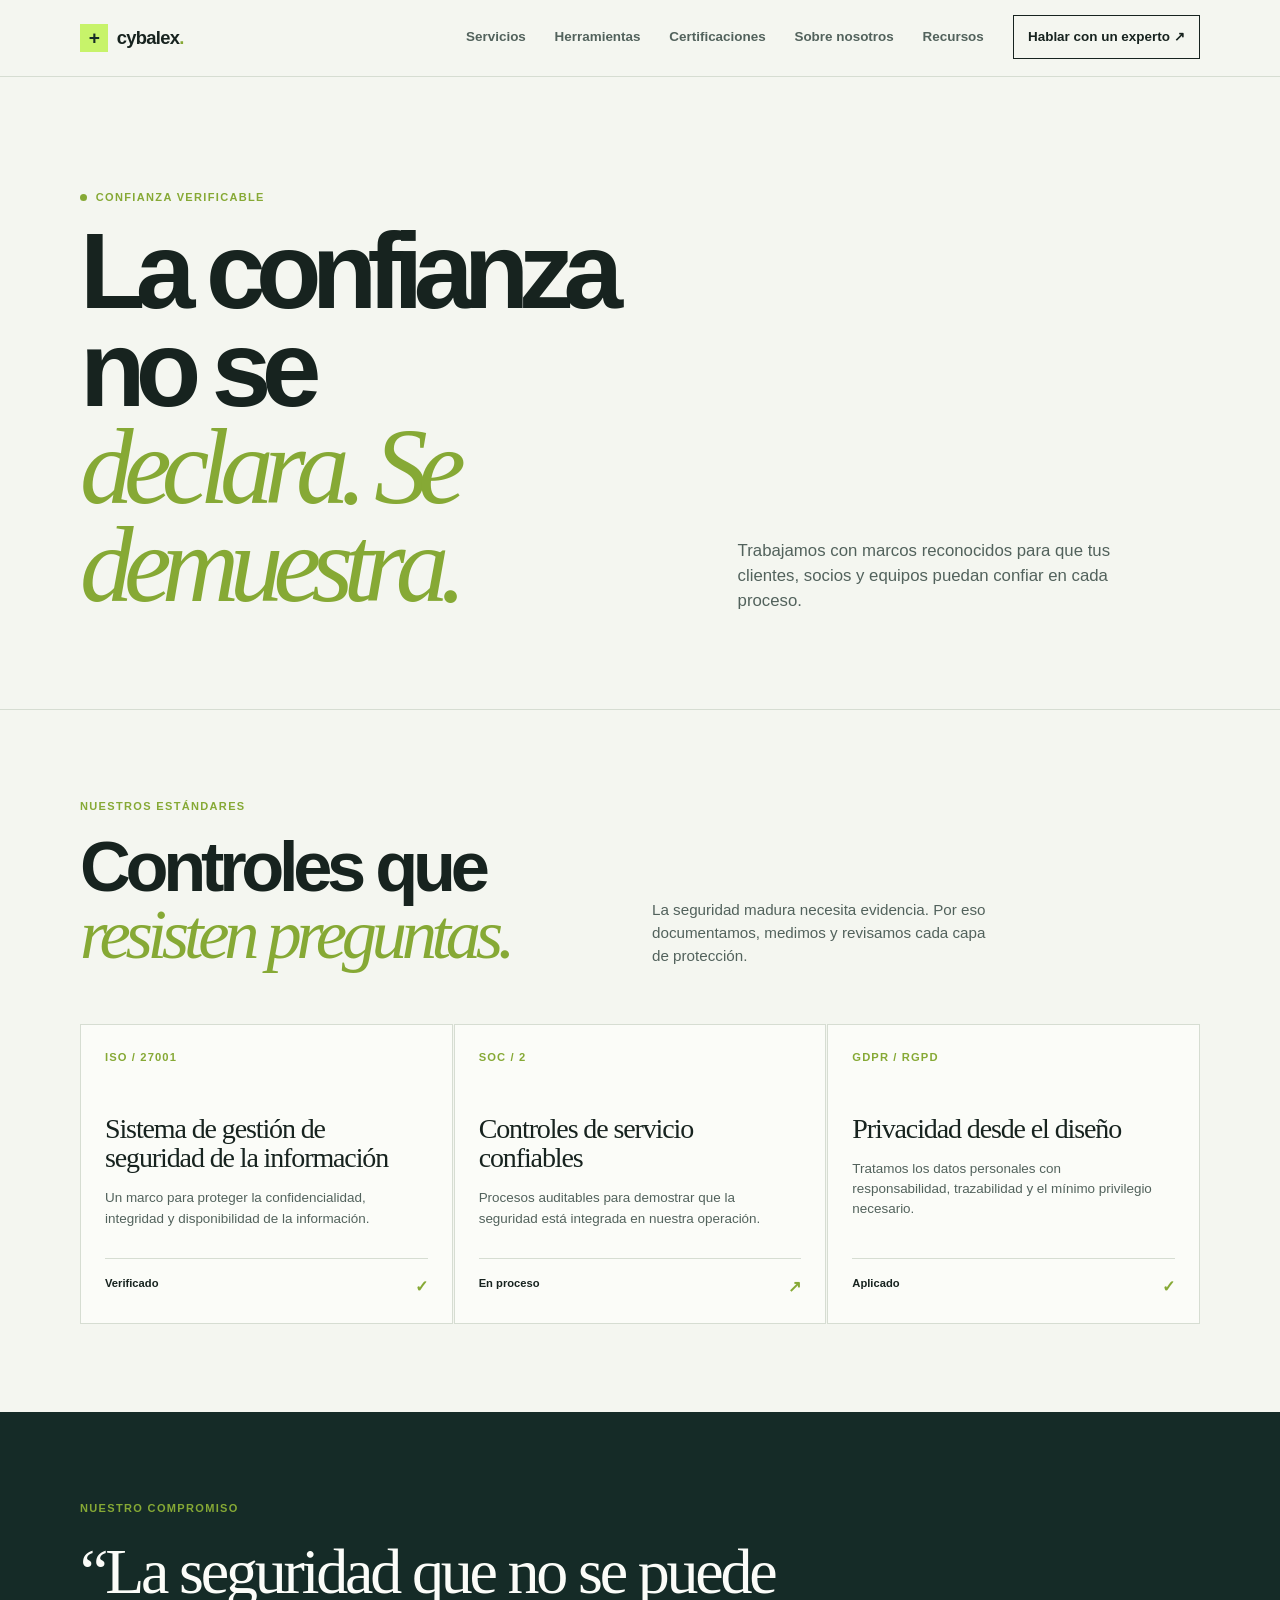
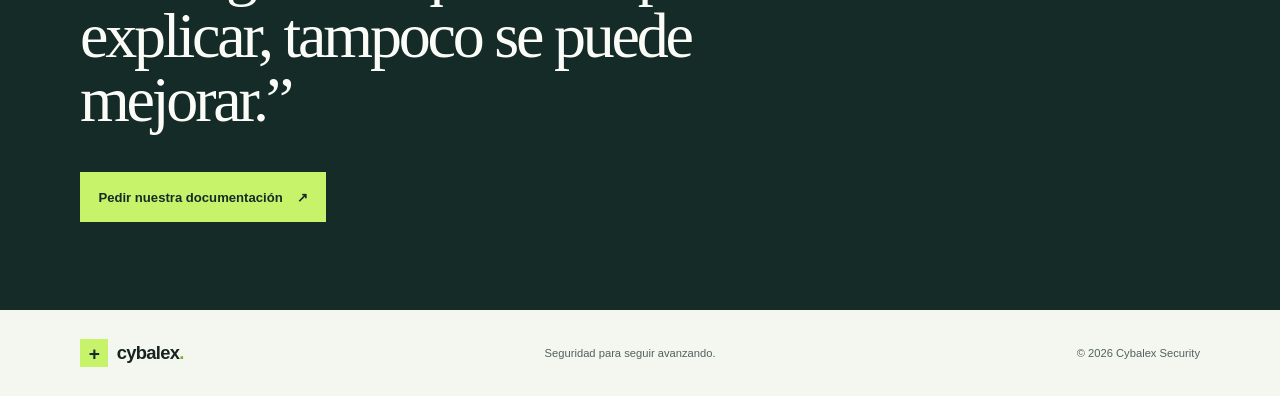
<file: certificaciones.html>
<!DOCTYPE html>
<html lang="es">
<head>
    <meta charset="UTF-8">
    <meta name="viewport" content="width=device-width, initial-scale=1.0">
    <meta name="description" content="Certificaciones y estándares de seguridad de Cybalex.">
    <meta name="theme-color" content="#152b27">
    <meta name="referrer" content="strict-origin-when-cross-origin">
    <title>Certificaciones | Cybalex</title>
    <link rel="stylesheet" href="estilos.css">
</head>
<body>
    <a class="skip-link" href="#contenido">Saltar al contenido principal</a>
    <header class="site-header"><div class="container nav-wrap"><a class="brand" href="index.html" aria-label="Cybalex, inicio"><span class="brand-mark" aria-hidden="true">+</span><span>cybalex<span class="brand-dot">.</span></span></a><nav class="main-nav" aria-label="Navegación principal"><a href="servicios.html">Servicios</a><a href="herramientas.html">Herramientas</a><a href="certificaciones.html" aria-current="page">Certificaciones</a><a href="sobre-nosotros.html">Sobre nosotros</a><a href="recursos.html">Recursos</a><a class="nav-cta" href="contacto.html">Hablar con un experto <span aria-hidden="true">↗</span></a></nav></div></header>
    <main id="contenido">
        <section class="inner-hero certification-hero"><div class="container inner-hero-grid"><div><p class="eyebrow"><span class="status-dot" aria-hidden="true"></span> Confianza verificable</p><h1>La confianza no se<br><em>declara. Se demuestra.</em></h1></div><p class="inner-lead">Trabajamos con marcos reconocidos para que tus clientes, socios y equipos puedan confiar en cada proceso.</p></div></section>
        <section class="page-section"><div class="container"><div class="section-heading"><div><p class="eyebrow">Nuestros estándares</p><h2>Controles que<br><em>resisten preguntas.</em></h2></div><p>La seguridad madura necesita evidencia. Por eso documentamos, medimos y revisamos cada capa de protección.</p></div><div class="cert-grid"><article class="cert-card"><span class="cert-code">ISO / 27001</span><h3>Sistema de gestión de seguridad de la información</h3><p>Un marco para proteger la confidencialidad, integridad y disponibilidad de la información.</p><span class="cert-status">Verificado <b>✓</b></span></article><article class="cert-card"><span class="cert-code">SOC / 2</span><h3>Controles de servicio confiables</h3><p>Procesos auditables para demostrar que la seguridad está integrada en nuestra operación.</p><span class="cert-status">En proceso <b>↗</b></span></article><article class="cert-card"><span class="cert-code">GDPR / RGPD</span><h3>Privacidad desde el diseño</h3><p>Tratamos los datos personales con responsabilidad, trazabilidad y el mínimo privilegio necesario.</p><span class="cert-status">Aplicado <b>✓</b></span></article></div></div></section>
        <section class="dark-note"><div class="container"><p class="eyebrow">Nuestro compromiso</p><blockquote>“La seguridad que no se puede explicar, tampoco se puede mejorar.”</blockquote><a class="button button-light" href="contacto.html">Pedir nuestra documentación <span aria-hidden="true">↗</span></a></div></section>
    </main>
    <footer class="site-footer"><div class="container footer-content"><a class="brand" href="index.html"><span class="brand-mark" aria-hidden="true">+</span><span>cybalex<span class="brand-dot">.</span></span></a><p>Seguridad para seguir avanzando.</p><p>© 2026 Cybalex Security</p></div></footer>
</body>
</html>
</file>
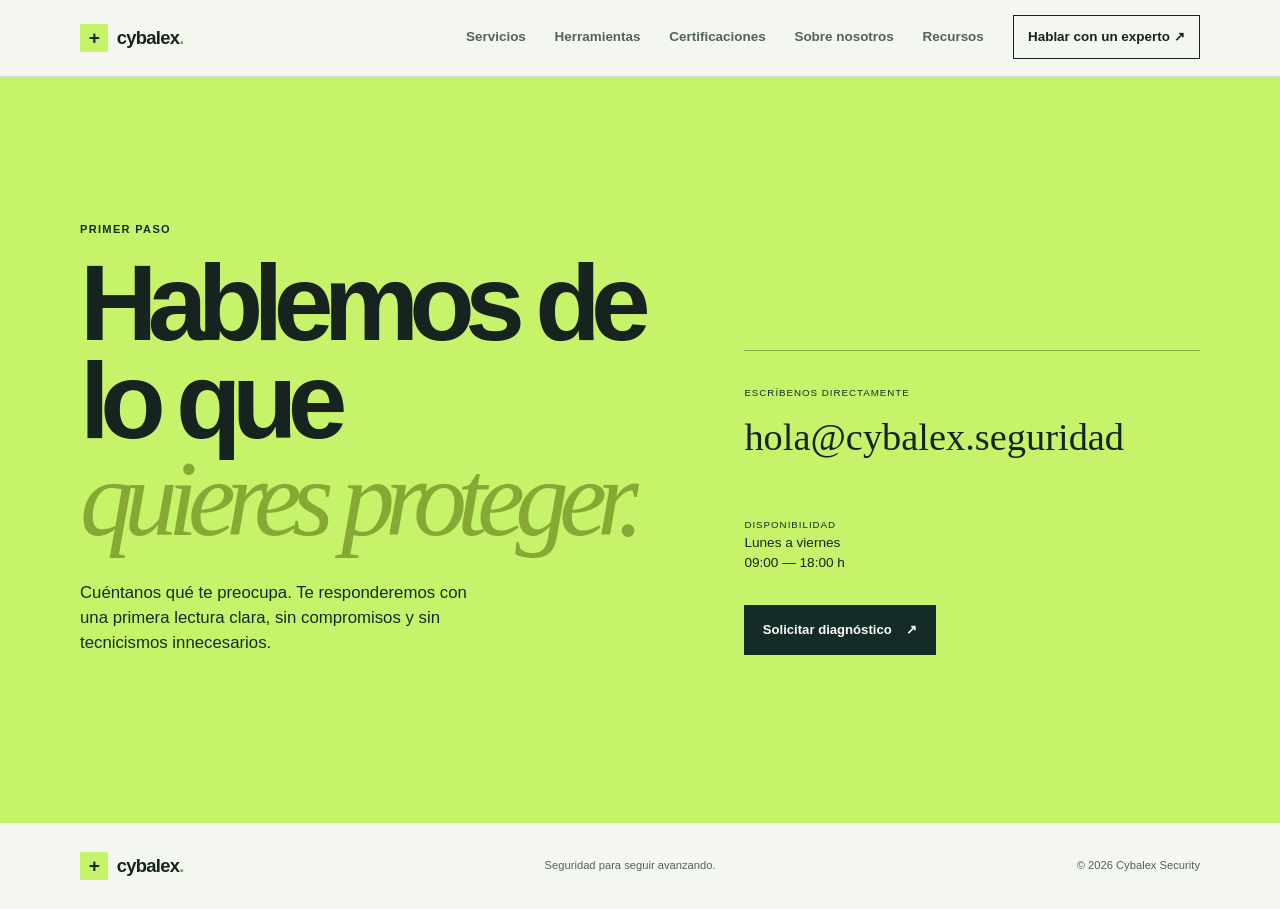
<file: contacto.html>
<!DOCTYPE html>
<html lang="es">
<head>
    <meta charset="UTF-8">
    <meta name="viewport" content="width=device-width, initial-scale=1.0">
    <meta name="description" content="Contacta con Cybalex para evaluar la ciberseguridad de tu empresa.">
    <meta name="theme-color" content="#152b27">
    <meta name="referrer" content="strict-origin-when-cross-origin">
    <title>Contacto | Cybalex</title>
    <link rel="stylesheet" href="estilos.css">
</head>
<body>
    <a class="skip-link" href="#contenido">Saltar al contenido principal</a>
    <header class="site-header"><div class="container nav-wrap"><a class="brand" href="index.html" aria-label="Cybalex, inicio"><span class="brand-mark" aria-hidden="true">+</span><span>cybalex<span class="brand-dot">.</span></span></a><nav class="main-nav" aria-label="Navegación principal"><a href="servicios.html">Servicios</a><a href="herramientas.html">Herramientas</a><a href="certificaciones.html">Certificaciones</a><a href="sobre-nosotros.html">Sobre nosotros</a><a href="recursos.html">Recursos</a><a class="nav-cta" href="contacto.html" aria-current="page">Hablar con un experto <span aria-hidden="true">↗</span></a></nav></div></header>
    <main id="contenido">
        <section class="contact-page"><div class="container contact-page-grid"><div><p class="eyebrow">Primer paso</p><h1>Hablemos de lo que<br><em>quieres proteger.</em></h1><p class="inner-lead">Cuéntanos qué te preocupa. Te responderemos con una primera lectura clara, sin compromisos y sin tecnicismos innecesarios.</p></div><div class="contact-details"><p class="micro-label">Escríbenos directamente</p><a class="contact-email" href="mailto:hola@cybalex.seguridad">hola@cybalex.seguridad</a><p class="micro-label">Disponibilidad</p><p>Lunes a viernes<br>09:00 — 18:00 h</p><a class="button button-primary" href="mailto:hola@cybalex.seguridad?subject=Quiero%20evaluar%20mi%20riesgo">Solicitar diagnóstico <span aria-hidden="true">↗</span></a></div></div></section>
    </main>
    <footer class="site-footer"><div class="container footer-content"><a class="brand" href="index.html"><span class="brand-mark" aria-hidden="true">+</span><span>cybalex<span class="brand-dot">.</span></span></a><p>Seguridad para seguir avanzando.</p><p>© 2026 Cybalex Security</p></div></footer>
</body>
</html>
</file>
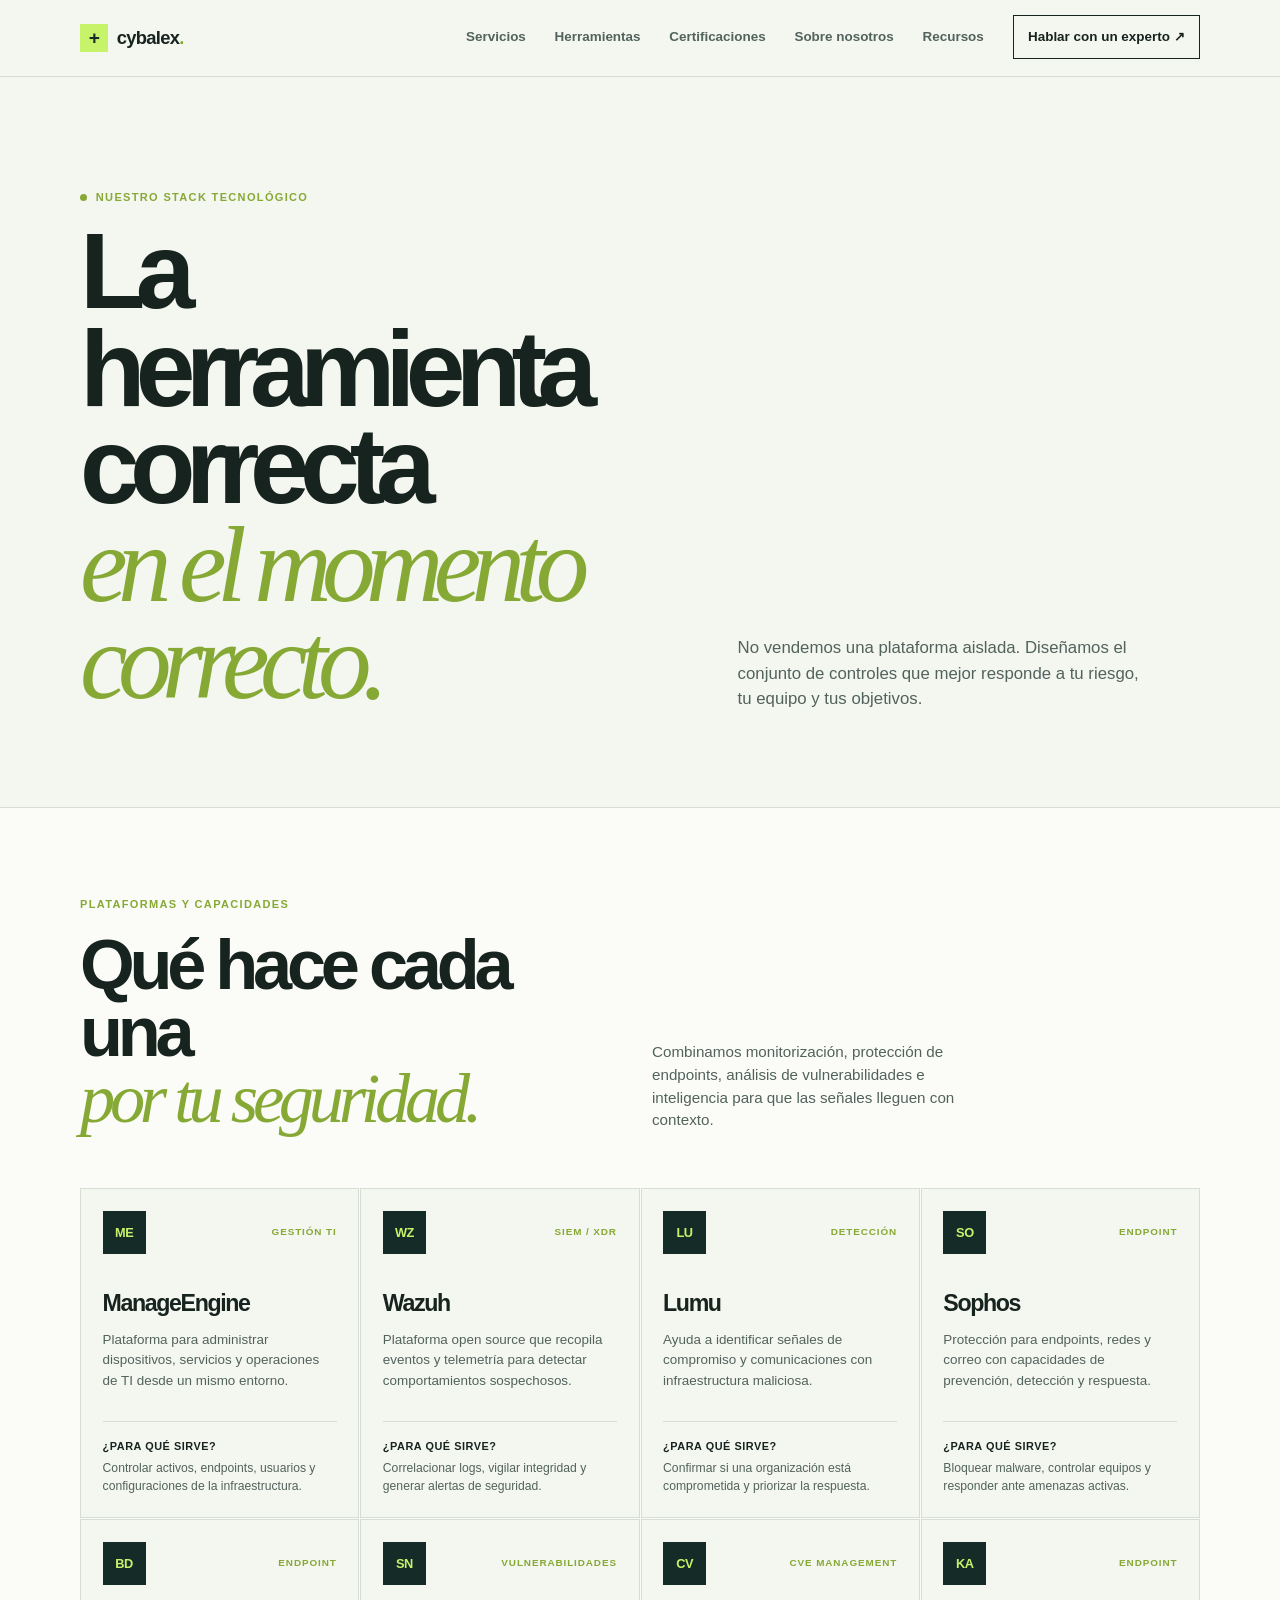
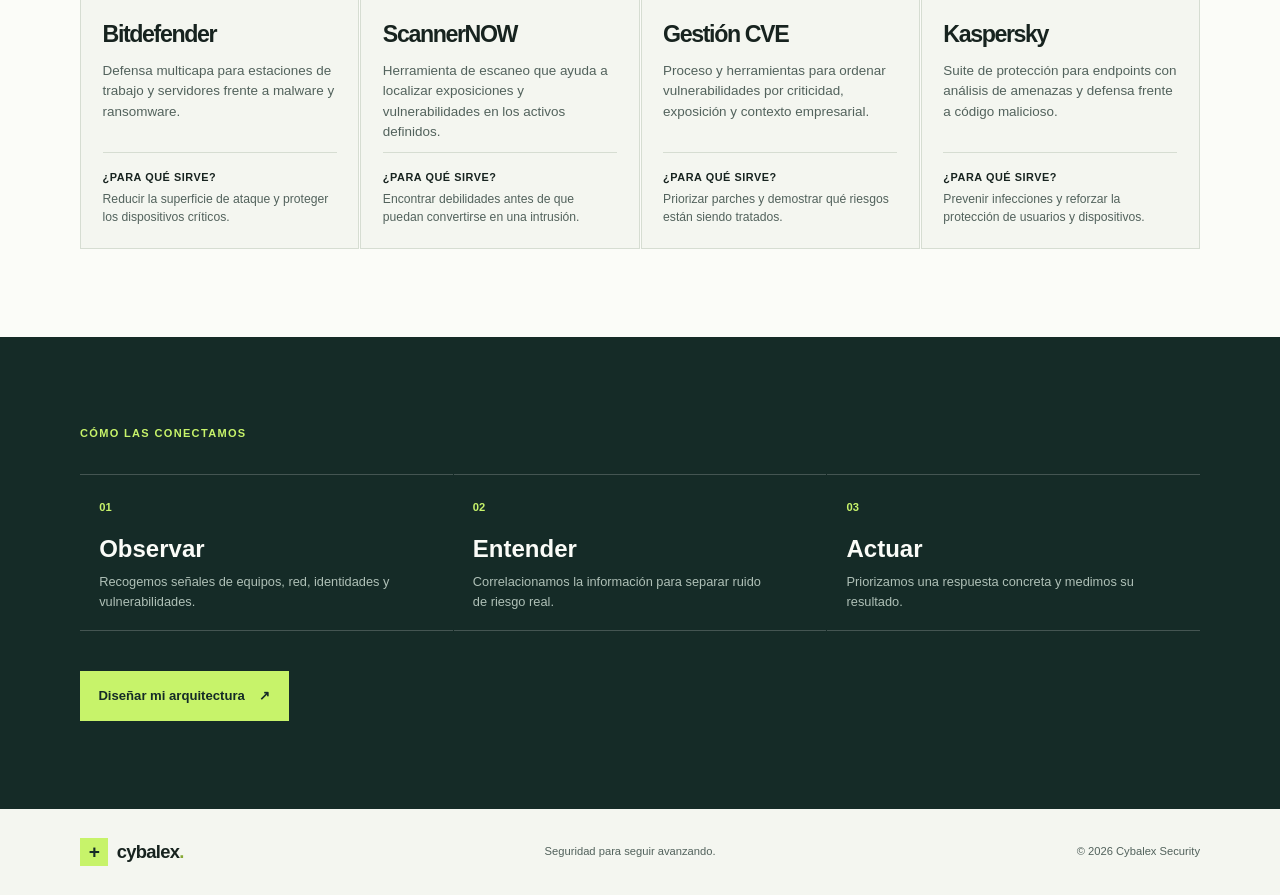
<file: herramientas.html>
<!DOCTYPE html>
<html lang="es">
<head>
    <meta charset="UTF-8">
    <meta name="viewport" content="width=device-width, initial-scale=1.0">
    <meta name="description" content="Herramientas y plataformas de ciberseguridad con las que trabaja Cybalex.">
    <meta name="theme-color" content="#152b27">
    <meta name="referrer" content="strict-origin-when-cross-origin">
    <title>Herramientas | Cybalex</title>
    <link rel="stylesheet" href="estilos.css">
</head>
<body>
    <a class="skip-link" href="#contenido">Saltar al contenido principal</a>
    <header class="site-header"><div class="container nav-wrap"><a class="brand" href="index.html" aria-label="Cybalex, inicio"><span class="brand-mark" aria-hidden="true">+</span><span>cybalex<span class="brand-dot">.</span></span></a><nav class="main-nav" aria-label="Navegación principal"><a href="servicios.html">Servicios</a><a href="herramientas.html" aria-current="page">Herramientas</a><a href="certificaciones.html">Certificaciones</a><a href="sobre-nosotros.html">Sobre nosotros</a><a href="recursos.html">Recursos</a><a class="nav-cta" href="contacto.html">Hablar con un experto <span aria-hidden="true">↗</span></a></nav></div></header>
    <main id="contenido">
        <section class="inner-hero tools-hero"><div class="container inner-hero-grid"><div><p class="eyebrow"><span class="status-dot" aria-hidden="true"></span> Nuestro stack tecnológico</p><h1>La herramienta correcta<br><em>en el momento correcto.</em></h1></div><p class="inner-lead">No vendemos una plataforma aislada. Diseñamos el conjunto de controles que mejor responde a tu riesgo, tu equipo y tus objetivos.</p></div></section>
        <section class="page-section tools-section"><div class="container"><div class="section-heading"><div><p class="eyebrow">Plataformas y capacidades</p><h2>Qué hace cada una<br><em>por tu seguridad.</em></h2></div><p>Combinamos monitorización, protección de endpoints, análisis de vulnerabilidades e inteligencia para que las señales lleguen con contexto.</p></div><div class="tools-grid">
            <article class="tool-card"><div class="tool-top"><span class="tool-badge">ME</span><span class="tool-category">Gestión TI</span></div><h2>ManageEngine</h2><p>Plataforma para administrar dispositivos, servicios y operaciones de TI desde un mismo entorno.</p><div class="tool-use"><strong>¿Para qué sirve?</strong><span>Controlar activos, endpoints, usuarios y configuraciones de la infraestructura.</span></div></article>
            <article class="tool-card"><div class="tool-top"><span class="tool-badge">WZ</span><span class="tool-category">SIEM / XDR</span></div><h2>Wazuh</h2><p>Plataforma open source que recopila eventos y telemetría para detectar comportamientos sospechosos.</p><div class="tool-use"><strong>¿Para qué sirve?</strong><span>Correlacionar logs, vigilar integridad y generar alertas de seguridad.</span></div></article>
            <article class="tool-card"><div class="tool-top"><span class="tool-badge">LU</span><span class="tool-category">Detección</span></div><h2>Lumu</h2><p>Ayuda a identificar señales de compromiso y comunicaciones con infraestructura maliciosa.</p><div class="tool-use"><strong>¿Para qué sirve?</strong><span>Confirmar si una organización está comprometida y priorizar la respuesta.</span></div></article>
            <article class="tool-card"><div class="tool-top"><span class="tool-badge">SO</span><span class="tool-category">Endpoint</span></div><h2>Sophos</h2><p>Protección para endpoints, redes y correo con capacidades de prevención, detección y respuesta.</p><div class="tool-use"><strong>¿Para qué sirve?</strong><span>Bloquear malware, controlar equipos y responder ante amenazas activas.</span></div></article>
            <article class="tool-card"><div class="tool-top"><span class="tool-badge">BD</span><span class="tool-category">Endpoint</span></div><h2>Bitdefender</h2><p>Defensa multicapa para estaciones de trabajo y servidores frente a malware y ransomware.</p><div class="tool-use"><strong>¿Para qué sirve?</strong><span>Reducir la superficie de ataque y proteger los dispositivos críticos.</span></div></article>
            <article class="tool-card"><div class="tool-top"><span class="tool-badge">SN</span><span class="tool-category">Vulnerabilidades</span></div><h2>ScannerNOW</h2><p>Herramienta de escaneo que ayuda a localizar exposiciones y vulnerabilidades en los activos definidos.</p><div class="tool-use"><strong>¿Para qué sirve?</strong><span>Encontrar debilidades antes de que puedan convertirse en una intrusión.</span></div></article>
            <article class="tool-card"><div class="tool-top"><span class="tool-badge">CV</span><span class="tool-category">CVE Management</span></div><h2>Gestión CVE</h2><p>Proceso y herramientas para ordenar vulnerabilidades por criticidad, exposición y contexto empresarial.</p><div class="tool-use"><strong>¿Para qué sirve?</strong><span>Priorizar parches y demostrar qué riesgos están siendo tratados.</span></div></article>
            <article class="tool-card"><div class="tool-top"><span class="tool-badge">KA</span><span class="tool-category">Endpoint</span></div><h2>Kaspersky</h2><p>Suite de protección para endpoints con análisis de amenazas y defensa frente a código malicioso.</p><div class="tool-use"><strong>¿Para qué sirve?</strong><span>Prevenir infecciones y reforzar la protección de usuarios y dispositivos.</span></div></article>
        </div></div></section>
        <section class="tools-flow"><div class="container"><p class="eyebrow">Cómo las conectamos</p><div class="flow-grid"><div><span>01</span><h2>Observar</h2><p>Recogemos señales de equipos, red, identidades y vulnerabilidades.</p></div><div><span>02</span><h2>Entender</h2><p>Correlacionamos la información para separar ruido de riesgo real.</p></div><div><span>03</span><h2>Actuar</h2><p>Priorizamos una respuesta concreta y medimos su resultado.</p></div></div><a class="button button-light" href="contacto.html">Diseñar mi arquitectura <span aria-hidden="true">↗</span></a></div></section>
    </main>
    <footer class="site-footer"><div class="container footer-content"><a class="brand" href="index.html"><span class="brand-mark" aria-hidden="true">+</span><span>cybalex<span class="brand-dot">.</span></span></a><p>Seguridad para seguir avanzando.</p><p>© 2026 Cybalex Security</p></div></footer>
</body>
</html>
</file>
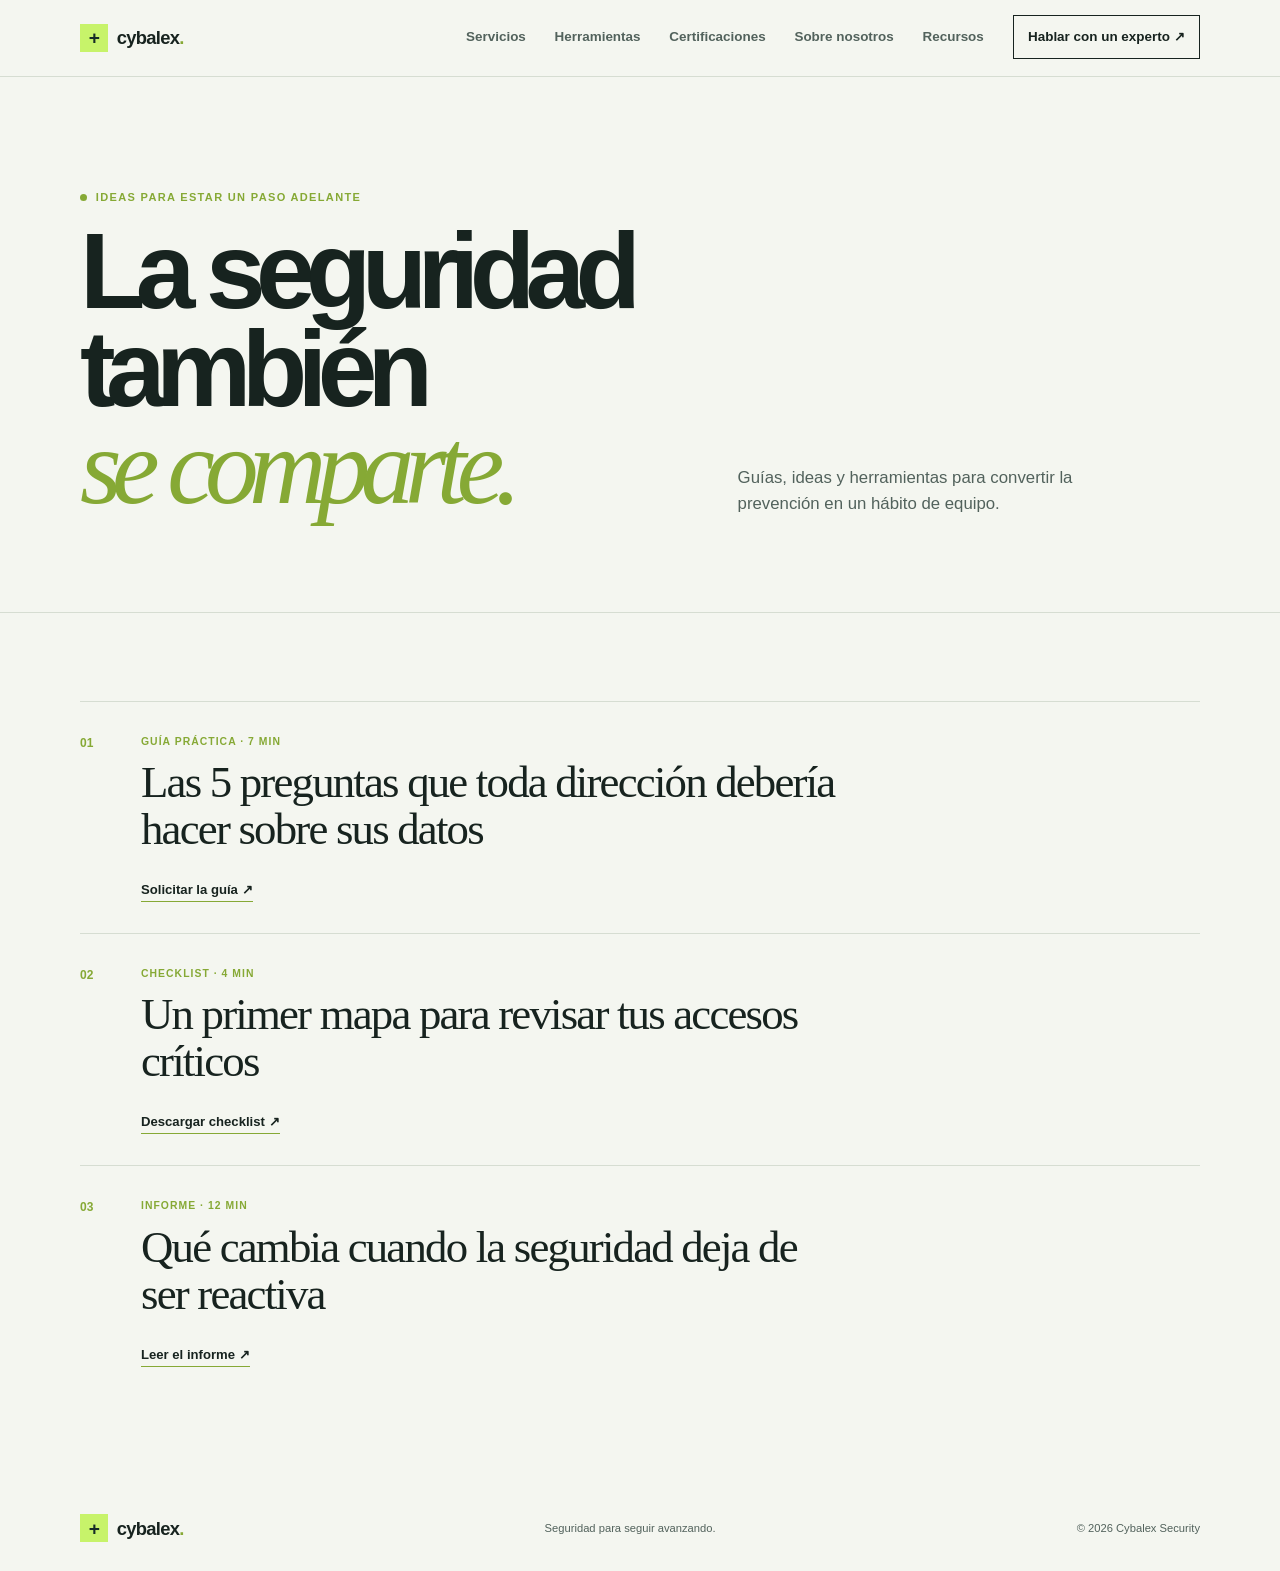
<file: recursos.html>
<!DOCTYPE html>
<html lang="es">
<head>
    <meta charset="UTF-8">
    <meta name="viewport" content="width=device-width, initial-scale=1.0">
    <meta name="description" content="Recursos de ciberseguridad para equipos y empresas.">
    <meta name="theme-color" content="#152b27">
    <meta name="referrer" content="strict-origin-when-cross-origin">
    <title>Recursos | Cybalex</title>
    <link rel="stylesheet" href="estilos.css">
</head>
<body>
    <a class="skip-link" href="#contenido">Saltar al contenido principal</a>
    <header class="site-header"><div class="container nav-wrap"><a class="brand" href="index.html" aria-label="Cybalex, inicio"><span class="brand-mark" aria-hidden="true">+</span><span>cybalex<span class="brand-dot">.</span></span></a><nav class="main-nav" aria-label="Navegación principal"><a href="servicios.html">Servicios</a><a href="herramientas.html">Herramientas</a><a href="certificaciones.html">Certificaciones</a><a href="sobre-nosotros.html">Sobre nosotros</a><a href="recursos.html" aria-current="page">Recursos</a><a class="nav-cta" href="contacto.html">Hablar con un experto <span aria-hidden="true">↗</span></a></nav></div></header>
    <main id="contenido">
        <section class="inner-hero resources-hero"><div class="container inner-hero-grid"><div><p class="eyebrow"><span class="status-dot" aria-hidden="true"></span> Ideas para estar un paso adelante</p><h1>La seguridad también<br><em>se comparte.</em></h1></div><p class="inner-lead">Guías, ideas y herramientas para convertir la prevención en un hábito de equipo.</p></div></section>
        <section class="page-section"><div class="container"><div class="resource-list"><article class="resource-item"><div class="resource-number">01</div><div><p class="article-type">Guía práctica · 7 min</p><h2>Las 5 preguntas que toda dirección debería hacer sobre sus datos</h2><a class="text-link" href="contacto.html">Solicitar la guía <span aria-hidden="true">↗</span></a></div></article><article class="resource-item"><div class="resource-number">02</div><div><p class="article-type">Checklist · 4 min</p><h2>Un primer mapa para revisar tus accesos críticos</h2><a class="text-link" href="contacto.html">Descargar checklist <span aria-hidden="true">↗</span></a></div></article><article class="resource-item"><div class="resource-number">03</div><div><p class="article-type">Informe · 12 min</p><h2>Qué cambia cuando la seguridad deja de ser reactiva</h2><a class="text-link" href="contacto.html">Leer el informe <span aria-hidden="true">↗</span></a></div></article></div></div></section>
    </main>
    <footer class="site-footer"><div class="container footer-content"><a class="brand" href="index.html"><span class="brand-mark" aria-hidden="true">+</span><span>cybalex<span class="brand-dot">.</span></span></a><p>Seguridad para seguir avanzando.</p><p>© 2026 Cybalex Security</p></div></footer>
</body>
</html>
</file>
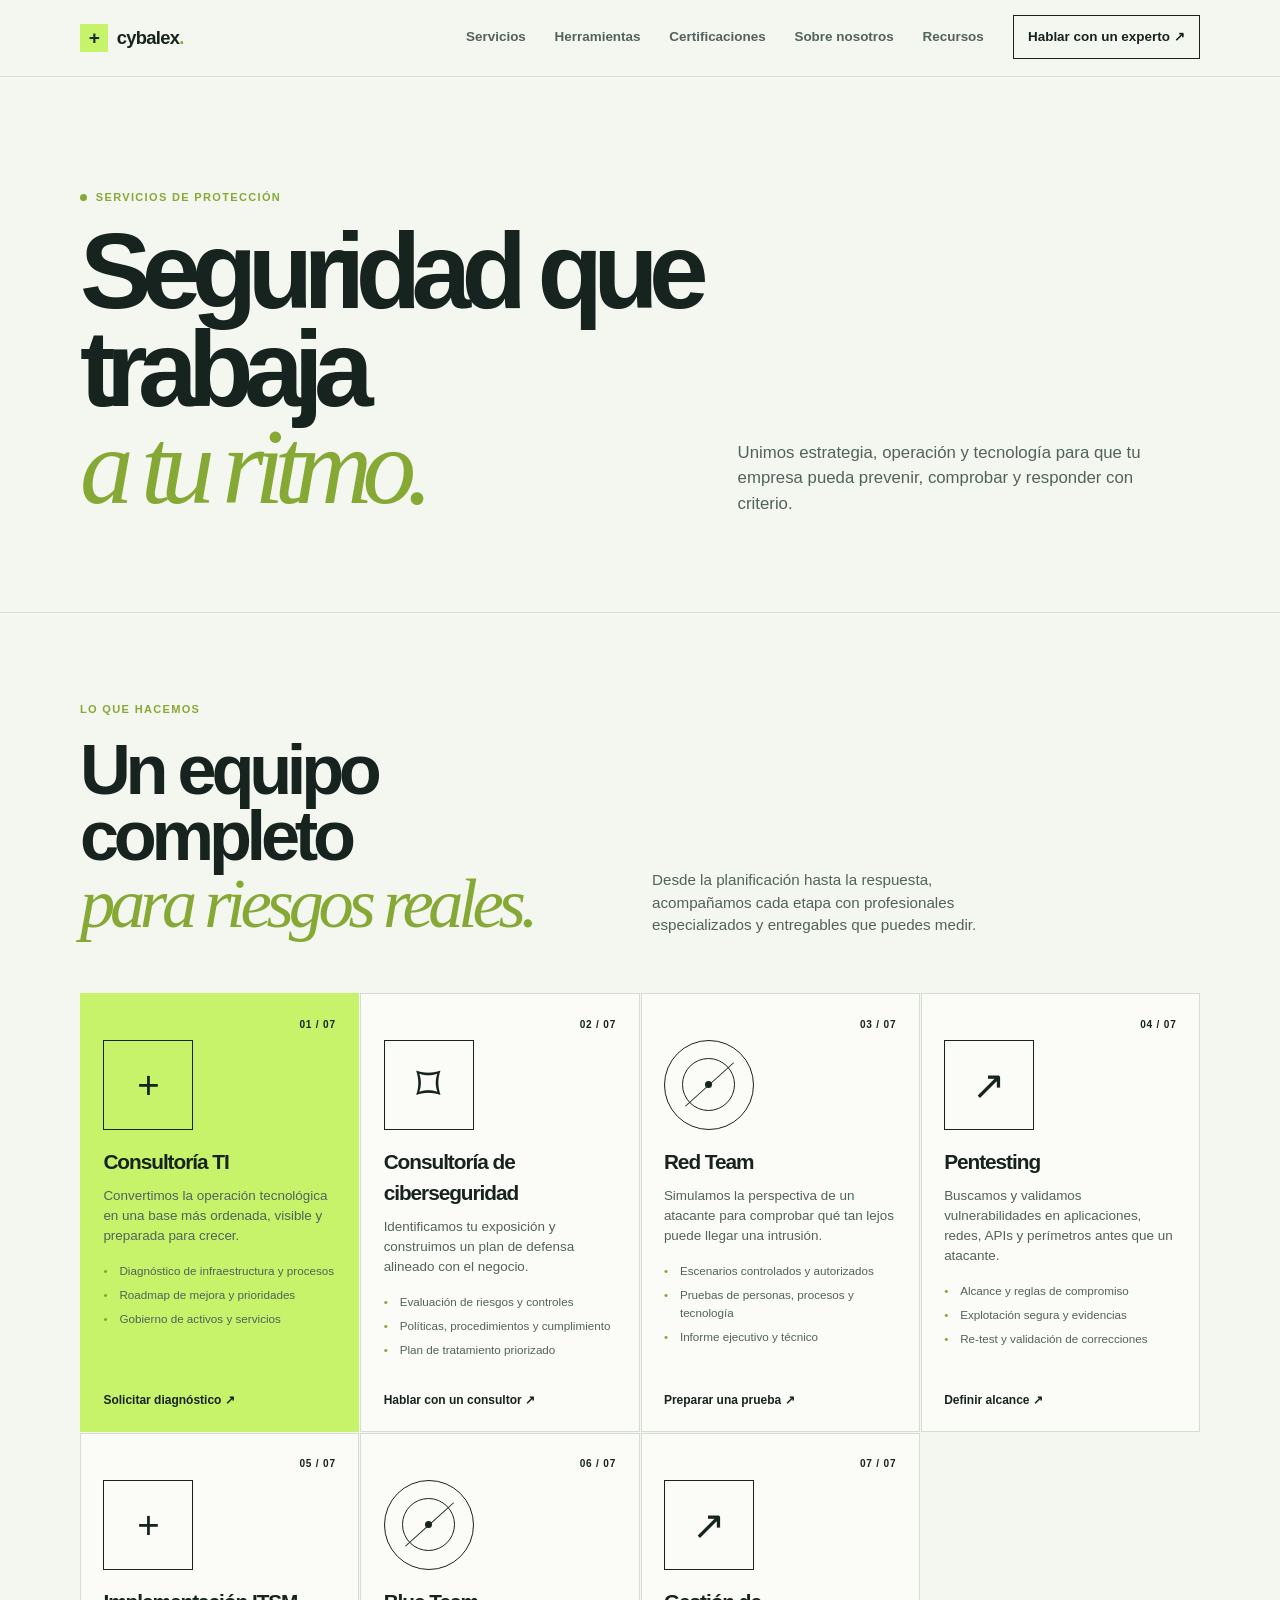
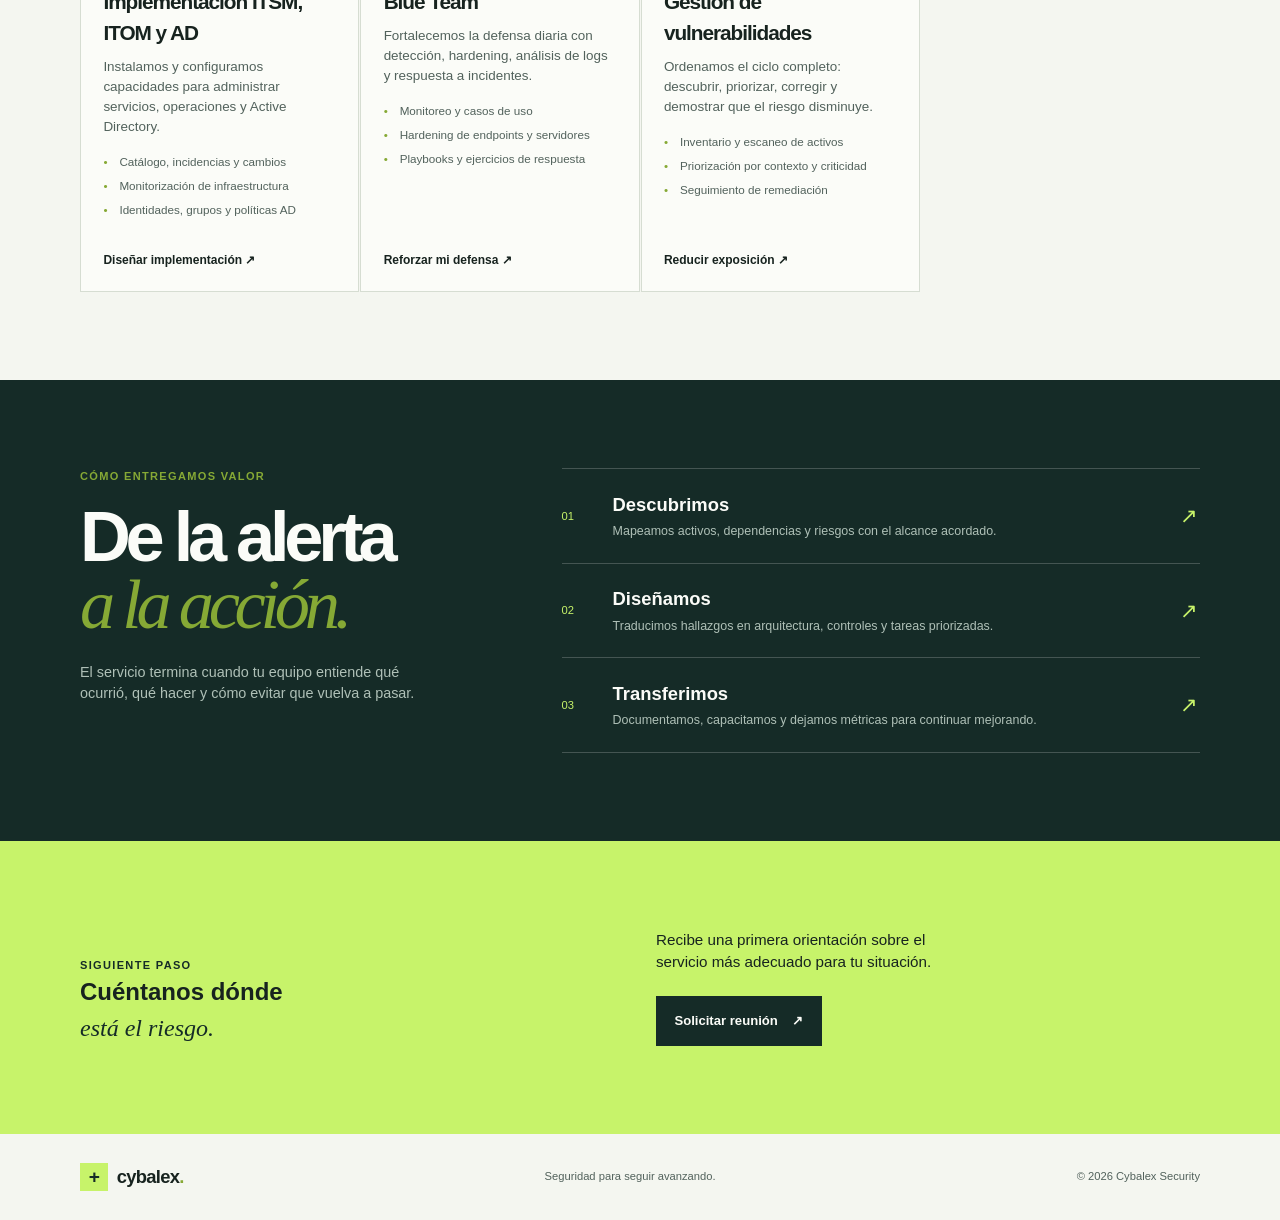
<file: servicios.html>
<!DOCTYPE html>
<html lang="es">
<head>
    <meta charset="UTF-8">
    <meta name="viewport" content="width=device-width, initial-scale=1.0">
    <meta name="description" content="Servicios de ciberseguridad empresarial de Cybalex.">
    <meta name="theme-color" content="#152b27">
    <meta name="referrer" content="strict-origin-when-cross-origin">
    <title>Servicios | Cybalex</title>
    <link rel="stylesheet" href="estilos.css">
</head>
<body>
    <a class="skip-link" href="#contenido">Saltar al contenido principal</a>
    <header class="site-header"><div class="container nav-wrap"><a class="brand" href="index.html" aria-label="Cybalex, inicio"><span class="brand-mark" aria-hidden="true">+</span><span>cybalex<span class="brand-dot">.</span></span></a><nav class="main-nav" aria-label="Navegación principal"><a href="servicios.html" aria-current="page">Servicios</a><a href="herramientas.html">Herramientas</a><a href="certificaciones.html">Certificaciones</a><a href="sobre-nosotros.html">Sobre nosotros</a><a href="recursos.html">Recursos</a><a class="nav-cta" href="contacto.html">Hablar con un experto <span aria-hidden="true">↗</span></a></nav></div></header>
    <main id="contenido">
        <section class="inner-hero"><div class="container inner-hero-grid"><div><p class="eyebrow"><span class="status-dot" aria-hidden="true"></span> Servicios de protección</p><h1>Seguridad que trabaja<br><em>a tu ritmo.</em></h1></div><p class="inner-lead">Unimos estrategia, operación y tecnología para que tu empresa pueda prevenir, comprobar y responder con criterio.</p></div></section>
        <section class="page-section services-catalog" aria-labelledby="services-title"><div class="container"><div class="section-heading"><div><p class="eyebrow">Lo que hacemos</p><h2 id="services-title">Un equipo completo<br><em>para riesgos reales.</em></h2></div><p>Desde la planificación hasta la respuesta, acompañamos cada etapa con profesionales especializados y entregables que puedes medir.</p></div><div class="service-grid expanded-services">
            <article class="service-card featured-card"><span class="card-number">01 / 07</span><div class="card-icon icon-grid" aria-hidden="true">+</div><h2>Consultoría TI</h2><p>Convertimos la operación tecnológica en una base más ordenada, visible y preparada para crecer.</p><ul class="service-points"><li>Diagnóstico de infraestructura y procesos</li><li>Roadmap de mejora y prioridades</li><li>Gobierno de activos y servicios</li></ul><a href="contacto.html">Solicitar diagnóstico <span aria-hidden="true">↗</span></a></article>
            <article class="service-card"><span class="card-number">02 / 07</span><div class="card-icon icon-lock" aria-hidden="true">⌑</div><h2>Consultoría de ciberseguridad</h2><p>Identificamos tu exposición y construimos un plan de defensa alineado con el negocio.</p><ul class="service-points"><li>Evaluación de riesgos y controles</li><li>Políticas, procedimientos y cumplimiento</li><li>Plan de tratamiento priorizado</li></ul><a href="contacto.html">Hablar con un consultor <span aria-hidden="true">↗</span></a></article>
            <article class="service-card"><span class="card-number">03 / 07</span><div class="card-icon icon-radar" aria-hidden="true"><span></span></div><h2>Red Team</h2><p>Simulamos la perspectiva de un atacante para comprobar qué tan lejos puede llegar una intrusión.</p><ul class="service-points"><li>Escenarios controlados y autorizados</li><li>Pruebas de personas, procesos y tecnología</li><li>Informe ejecutivo y técnico</li></ul><a href="contacto.html">Preparar una prueba <span aria-hidden="true">↗</span></a></article>
            <article class="service-card"><span class="card-number">04 / 07</span><div class="card-icon icon-response" aria-hidden="true">↗</div><h2>Pentesting</h2><p>Buscamos y validamos vulnerabilidades en aplicaciones, redes, APIs y perímetros antes que un atacante.</p><ul class="service-points"><li>Alcance y reglas de compromiso</li><li>Explotación segura y evidencias</li><li>Re-test y validación de correcciones</li></ul><a href="contacto.html">Definir alcance <span aria-hidden="true">↗</span></a></article>
            <article class="service-card"><span class="card-number">05 / 07</span><div class="card-icon icon-grid" aria-hidden="true">+</div><h2>Implementación ITSM, ITOM y AD</h2><p>Instalamos y configuramos capacidades para administrar servicios, operaciones y Active Directory.</p><ul class="service-points"><li>Catálogo, incidencias y cambios</li><li>Monitorización de infraestructura</li><li>Identidades, grupos y políticas AD</li></ul><a href="contacto.html">Diseñar implementación <span aria-hidden="true">↗</span></a></article>
            <article class="service-card"><span class="card-number">06 / 07</span><div class="card-icon icon-radar" aria-hidden="true"><span></span></div><h2>Blue Team</h2><p>Fortalecemos la defensa diaria con detección, hardening, análisis de logs y respuesta a incidentes.</p><ul class="service-points"><li>Monitoreo y casos de uso</li><li>Hardening de endpoints y servidores</li><li>Playbooks y ejercicios de respuesta</li></ul><a href="contacto.html">Reforzar mi defensa <span aria-hidden="true">↗</span></a></article>
            <article class="service-card"><span class="card-number">07 / 07</span><div class="card-icon icon-response" aria-hidden="true">↗</div><h2>Gestión de vulnerabilidades</h2><p>Ordenamos el ciclo completo: descubrir, priorizar, corregir y demostrar que el riesgo disminuye.</p><ul class="service-points"><li>Inventario y escaneo de activos</li><li>Priorización por contexto y criticidad</li><li>Seguimiento de remediación</li></ul><a href="contacto.html">Reducir exposición <span aria-hidden="true">↗</span></a></article>
        </div></div></section>
        <section class="service-delivery"><div class="container"><div class="method-grid"><div class="method-intro"><p class="eyebrow">Cómo entregamos valor</p><h2>De la alerta<br><em>a la acción.</em></h2><p>El servicio termina cuando tu equipo entiende qué ocurrió, qué hacer y cómo evitar que vuelva a pasar.</p></div><ol class="steps-list"><li><span class="step-index">01</span><div><h3>Descubrimos</h3><p>Mapeamos activos, dependencias y riesgos con el alcance acordado.</p></div><span class="step-arrow" aria-hidden="true">↗</span></li><li><span class="step-index">02</span><div><h3>Diseñamos</h3><p>Traducimos hallazgos en arquitectura, controles y tareas priorizadas.</p></div><span class="step-arrow" aria-hidden="true">↗</span></li><li><span class="step-index">03</span><div><h3>Transferimos</h3><p>Documentamos, capacitamos y dejamos métricas para continuar mejorando.</p></div><span class="step-arrow" aria-hidden="true">↗</span></li></ol></div></div></section>
        <section class="page-section service-cta"><div class="container contact-wrap"><div><p class="eyebrow">Siguiente paso</p><h2>Cuéntanos dónde<br><em>está el riesgo.</em></h2></div><div class="contact-action"><p>Recibe una primera orientación sobre el servicio más adecuado para tu situación.</p><a class="button button-primary" href="contacto.html">Solicitar reunión <span aria-hidden="true">↗</span></a></div></div></section>
    </main>
    <footer class="site-footer"><div class="container footer-content"><a class="brand" href="index.html"><span class="brand-mark" aria-hidden="true">+</span><span>cybalex<span class="brand-dot">.</span></span></a><p>Seguridad para seguir avanzando.</p><p>© 2026 Cybalex Security</p></div></footer>
</body>
</html>
</file>
<file: estilos.css>
*, *::before, *::after {
    box-sizing: border-box;
    margin: 0;
    padding: 0;
}

:root {
    --ink: #17231f;
    --ink-soft: #52625c;
    --paper: #f4f6f0;
    --white: #fbfcf8;
    --lime: #c7f36a;
    --lime-dark: #86a935;
    --line: #d6ddd2;
    --dark: #152b27;
    --serif: Georgia, 'Times New Roman', serif;
    --sans: 'Trebuchet MS', 'Segoe UI', sans-serif;
}

html { scroll-behavior: smooth; }
body { background: var(--paper); color: var(--ink); font-family: var(--sans); line-height: 1.5; }
a { color: inherit; text-decoration: none; transition: color .2s ease, background-color .2s ease, border-color .2s ease, transform .2s ease; }
.container { width: min(1120px, calc(100% - 2.5rem)); margin: 0 auto; }
.skip-link { background: var(--lime); color: var(--ink); left: 1rem; padding: .7rem 1rem; position: absolute; top: -5rem; z-index: 20; }
.skip-link:focus { top: 1rem; }

.site-header { border-bottom: 1px solid var(--line); }
.nav-wrap { align-items: center; display: flex; gap: 1rem; justify-content: space-between; min-height: 76px; }
.brand { align-items: center; display: inline-flex; flex-shrink: 0; font-size: 1.15rem; font-weight: 800; gap: .55rem; letter-spacing: -.04em; }
.brand-mark { align-items: center; background: var(--lime); color: var(--dark); display: inline-flex; font-size: 1.2rem; height: 28px; justify-content: center; line-height: 1; width: 28px; }
.brand-dot { color: var(--lime-dark); }
.main-nav { align-items: center; display: none; gap: 1.8rem; }
.main-nav a { color: var(--ink-soft); font-size: .84rem; font-weight: 700; white-space: nowrap; }
.main-nav a:hover, .main-nav a:focus-visible { color: var(--ink); }
.nav-cta { border: 1px solid var(--ink); color: var(--ink) !important; padding: .7rem .9rem; }

.hero { background-image: linear-gradient(rgba(23,35,31,.035) 1px, transparent 1px), linear-gradient(90deg, rgba(23,35,31,.035) 1px, transparent 1px); background-position: center; background-size: 42px 42px; overflow: hidden; padding: 4.5rem 0 3.5rem; }
.hero-grid { display: grid; gap: 3.5rem; }
.eyebrow { align-items: center; color: var(--lime-dark); display: flex; font-size: .69rem; font-weight: 800; gap: .55rem; letter-spacing: .12em; text-transform: uppercase; }
.status-dot { background: var(--lime-dark); border-radius: 50%; display: inline-block; height: 7px; width: 7px; }
h1, h2, h3, p { max-width: 100%; }
h1 { font-size: clamp(3.2rem, 13vw, 7.4rem); letter-spacing: -.09em; line-height: .91; margin: 1.3rem 0 1.5rem; max-width: 850px; }
h1 em, h2 em { color: var(--lime-dark); font-family: var(--serif); font-weight: 400; }
.hero-text { color: var(--ink-soft); font-size: 1.03rem; max-width: 505px; }
.hero-actions { align-items: center; display: flex; flex-wrap: wrap; gap: 1.35rem; margin-top: 2rem; }
.button { align-items: center; display: inline-flex; font-size: .82rem; font-weight: 800; gap: .9rem; justify-content: center; padding: .95rem 1.15rem; }
.button-primary { background: var(--dark); color: var(--white); }
.button-primary:hover, .button-primary:focus-visible { background: #294943; }
.button-light { background: var(--lime); color: var(--dark); }
.text-link { border-bottom: 1px solid var(--lime-dark); font-size: .82rem; font-weight: 800; padding-bottom: .25rem; }
.text-link:hover, .text-link:focus-visible { border-color: var(--ink); }
.hero-proof { border-top: 1px solid var(--line); display: flex; gap: 1.5rem; margin-top: 3rem; padding-top: 1rem; }
.hero-proof div { display: flex; flex-direction: column; }
.hero-proof strong { font-size: 1.25rem; letter-spacing: -.05em; }
.hero-proof span { color: var(--ink-soft); font-size: .61rem; text-transform: uppercase; }

.security-panel { background: var(--dark); color: var(--white); min-height: 455px; padding: 1.15rem; position: relative; }
.panel-topline, .live-label { align-items: center; display: flex; font-size: .62rem; justify-content: space-between; letter-spacing: .1em; text-transform: uppercase; }
.live-label { color: var(--lime); gap: .4rem; }
.live-label .status-dot { background: var(--lime); }
.shield-visual { align-items: center; display: flex; height: 230px; justify-content: center; position: relative; }
.shield-ring { border: 1px solid rgba(199,243,106,.18); border-radius: 50%; height: 175px; position: absolute; width: 175px; }
.ring-two { border-color: rgba(199,243,106,.32); height: 125px; width: 125px; }
.shield-shape { align-items: center; background: var(--lime); clip-path: polygon(50% 0, 88% 14%, 83% 65%, 50% 100%, 17% 65%, 12% 14%); color: var(--dark); display: flex; font-size: 2.1rem; height: 110px; justify-content: center; padding-bottom: 1.2rem; width: 95px; }
.panel-message { border-top: 1px solid rgba(255,255,255,.18); padding-top: .85rem; }
.micro-label { color: #aabbb2; display: block; font-size: .61rem; letter-spacing: .1em; text-transform: uppercase; }
.score-row { align-items: baseline; display: flex; gap: .5rem; margin: .3rem 0 .5rem; }
.score-row strong { font-size: 2.7rem; letter-spacing: -.08em; }
.score-row span { color: #aabbb2; font-size: .75rem; }
.score-bar { background: #38504a; height: 4px; }
.score-bar span { background: var(--lime); display: block; height: 100%; width: 94.8%; }
.panel-message p { color: #aabbb2; font-size: .77rem; margin-top: .6rem; }
.panel-events { border-top: 1px solid rgba(255,255,255,.18); display: grid; gap: .7rem; margin-top: 1rem; padding-top: .8rem; }
.panel-events div { align-items: center; display: grid; font-size: .68rem; gap: .5rem; grid-template-columns: 22px 1fr auto; }
.panel-events time { color: #aabbb2; }
.event-icon { align-items: center; border-radius: 50%; display: inline-flex; font-weight: 800; height: 19px; justify-content: center; width: 19px; }
.event-icon.safe { background: var(--lime); color: var(--dark); }
.event-icon.warn { background: #f4bf67; color: var(--dark); }

.trust-strip { background: var(--white); border-bottom: 1px solid var(--line); border-top: 1px solid var(--line); padding: 1.3rem 0; }
.trust-content { align-items: center; display: flex; flex-wrap: wrap; gap: 1rem 2rem; justify-content: space-between; }
.trust-content p { color: var(--ink-soft); font-size: .68rem; text-transform: uppercase; }
.trust-list { align-items: center; display: flex; flex-wrap: wrap; gap: 1.2rem; }
.trust-list span { font-size: .71rem; font-weight: 900; letter-spacing: .07em; }
.trust-list .accent { color: var(--lime-dark); }

.technology-section { background: var(--white); border-bottom: 1px solid var(--line); padding: 5.5rem 0; }
.technology-grid { display: grid; gap: 2.5rem; }
.technology-copy h2 { font-size: clamp(2.5rem, 7vw, 4.4rem); letter-spacing: -.075em; line-height: .95; margin: 1.2rem 0 1.4rem; }
.technology-copy > p:not(.eyebrow) { color: var(--ink-soft); font-size: .94rem; max-width: 430px; }
.technology-copy .text-link { display: inline-block; margin-top: 1.8rem; }
.technology-image { margin: 0; position: relative; }
.technology-image img, .about-photo img { display: block; height: 100%; object-fit: cover; width: 100%; }
.technology-image img { aspect-ratio: 4 / 3; filter: saturate(.72); }
.technology-image figcaption, .about-photo figcaption { background: var(--dark); bottom: 0; color: var(--white); font-size: .68rem; left: 0; padding: .8rem 1rem; position: absolute; }
.brand-cloud { border-top: 1px solid var(--line); display: grid; gap: 1px; grid-template-columns: repeat(2, 1fr); }
.brand-cloud span { border-bottom: 1px solid var(--line); color: var(--ink-soft); font-size: .78rem; font-weight: 800; padding: 1rem .2rem; }
.brand-cloud span::before { color: var(--lime-dark); content: '+'; margin-right: .5rem; }

.protection-section, .insight-section { padding: 5.5rem 0; }
.section-heading { display: grid; gap: 1.5rem; }
.section-heading h2, .method-intro h2, .insight-section h2, .contact-section h2 { font-size: clamp(2.5rem, 7vw, 4.4rem); letter-spacing: -.075em; line-height: .95; margin-top: 1.2rem; }
.section-heading > p { color: var(--ink-soft); font-size: .95rem; max-width: 350px; }
.service-grid { display: grid; gap: 1px; margin-top: 3.5rem; }
.service-card { background: var(--white); border: 1px solid var(--line); display: flex; flex-direction: column; min-height: 330px; padding: 1.4rem; }
.service-card:hover { border-color: var(--lime-dark); transform: translateY(-5px); }
.featured-card { background: var(--lime); border-color: var(--lime); }
.card-number { align-self: flex-end; font-size: .63rem; font-weight: 800; letter-spacing: .08em; }
.card-icon { align-items: center; display: flex; font-size: 2rem; height: 90px; justify-content: center; margin: .5rem 0 1rem; width: 90px; }
.icon-radar { border: 1px solid var(--ink); border-radius: 50%; position: relative; }
.icon-radar::before, .icon-radar::after { content: ''; position: absolute; }
.icon-radar::before { border: 1px solid var(--ink); border-radius: 50%; height: 53px; width: 53px; }
.icon-radar::after { background: var(--ink); height: 1px; left: 12px; transform: rotate(-42deg); top: 43px; width: 65px; }
.icon-radar span { background: var(--ink); border-radius: 50%; height: 7px; width: 7px; }
.icon-lock { border: 1px solid var(--ink); font-size: 3rem; line-height: 1; }
.icon-response { border: 1px solid var(--ink); font-size: 2.5rem; }
.service-card h3 { font-size: 1.35rem; letter-spacing: -.05em; }
.service-card p { color: var(--ink-soft); font-size: .84rem; margin-top: .55rem; max-width: 280px; }
.service-card a { font-size: .75rem; font-weight: 800; margin-top: auto; padding-top: 2rem; }
.service-points { color: var(--ink-soft); display: grid; font-size: .73rem; gap: .4rem; list-style: none; margin-top: 1rem; }
.service-points li { padding-left: 1rem; position: relative; }
.service-points li::before { color: var(--lime-dark); content: '•'; left: 0; position: absolute; }
.service-delivery { background: var(--dark); color: var(--white); padding: 5.5rem 0; }
.service-delivery .method-intro > p:not(.eyebrow) { color: #afc0b7; }
.service-cta { background: var(--lime); }
.service-cta .eyebrow { color: var(--dark); }
.service-cta h2 em { color: var(--dark); }

.method-section { background: var(--dark); color: var(--white); padding: 5.5rem 0; }
.method-grid { display: grid; gap: 3.5rem; }
.method-intro > p:not(.eyebrow) { color: #afc0b7; font-size: .9rem; margin: 1.5rem 0 2rem; max-width: 340px; }
.steps-list { list-style: none; }
.steps-list li { align-items: center; border-top: 1px solid rgba(255,255,255,.2); display: grid; gap: 1rem; grid-template-columns: 35px 1fr 20px; padding: 1.35rem 0; }
.steps-list li:last-child { border-bottom: 1px solid rgba(255,255,255,.2); }
.step-index { color: var(--lime); font-size: .7rem; }
.steps-list h3 { font-size: 1.15rem; }
.steps-list p { color: #afc0b7; font-size: .78rem; margin-top: .25rem; }
.step-arrow { color: var(--lime); font-size: 1.3rem; }

.insight-grid { display: grid; gap: 2rem; }
.insight-card { background: var(--white); border: 1px solid var(--line); display: grid; gap: 1.5rem; padding: 1rem; }
.insight-graphic { align-content: center; background: var(--lime); display: grid; font-size: clamp(1.2rem, 5vw, 2rem); font-weight: 900; grid-template-columns: repeat(4, 1fr); letter-spacing: -.1em; min-height: 170px; overflow: hidden; padding: 1rem; transform: rotate(-1deg); }
.insight-graphic span:nth-child(2), .insight-graphic span:nth-child(5), .insight-graphic span:nth-child(7) { color: var(--lime-dark); }
.insight-card > div:last-child { padding: .4rem; }
.article-type { color: var(--lime-dark); font-size: .65rem; font-weight: 800; letter-spacing: .1em; text-transform: uppercase; }
.insight-card h3 { font-family: var(--serif); font-size: 1.45rem; font-weight: 400; letter-spacing: -.04em; line-height: 1.1; margin: .7rem 0 1.6rem; max-width: 420px; }

.contact-section { background: var(--lime); padding: 4.5rem 0; }
.contact-wrap { display: grid; gap: 2rem; }
.contact-section h2 em { color: var(--dark); }
.contact-action { align-self: end; }
.contact-action p { font-size: .95rem; max-width: 300px; }
.contact-action .button { margin-top: 1.35rem; }
.site-footer { background: var(--paper); padding: 1.8rem 0; }
.footer-content { align-items: center; display: flex; flex-wrap: wrap; gap: 1rem 2rem; justify-content: space-between; }
.footer-content p { color: var(--ink-soft); font-size: .7rem; }

.inner-hero { background-color: var(--paper); border-bottom: 1px solid var(--line); padding: 5rem 0 4rem; }
.inner-hero-grid { display: grid; gap: 2rem; }
.inner-hero h1, .contact-page h1 { font-size: clamp(3.1rem, 10vw, 6.7rem); margin: 1.1rem 0 0; }
.inner-lead { align-self: end; color: var(--ink-soft); font-size: 1.05rem; max-width: 410px; }
.page-section { padding: 5.5rem 0; }
.expanded-services .service-card h2 { font-size: 1.3rem; letter-spacing: -.05em; }
.icon-grid { border: 1px solid var(--ink); font-size: 2.4rem; }
.statement-list { align-self: center; }
.statement-list p { border-top: 1px solid rgba(255,255,255,.2); font-size: 1.1rem; padding: 1.1rem 0; }
.statement-list p:last-child { border-bottom: 1px solid rgba(255,255,255,.2); }
.statement-list strong { color: var(--lime); font-size: .7rem; margin-right: 1.5rem; }
.cert-grid { display: grid; gap: 1px; margin-top: 3.5rem; }
.cert-card { background: var(--white); border: 1px solid var(--line); display: flex; flex-direction: column; min-height: 300px; padding: 1.5rem; }
.cert-code { color: var(--lime-dark); font-size: .7rem; font-weight: 900; letter-spacing: .1em; }
.cert-card h3 { font-family: var(--serif); font-size: 1.75rem; font-weight: 400; letter-spacing: -.04em; line-height: 1.05; margin: 3rem 0 1rem; }
.cert-card p { color: var(--ink-soft); font-size: .84rem; max-width: 300px; }
.cert-status { border-top: 1px solid var(--line); font-size: .7rem; font-weight: 800; margin-top: auto; padding-top: 1rem; }
.cert-status b { color: var(--lime-dark); float: right; font-size: 1rem; }
.dark-note { background: var(--dark); color: var(--white); padding: 5.5rem 0; }
.dark-note blockquote { font-family: var(--serif); font-size: clamp(2rem, 5vw, 4rem); letter-spacing: -.05em; line-height: 1; margin: 1.5rem 0 2.5rem; max-width: 760px; }
.about-grid { display: grid; gap: 2rem; }
.about-photo-section { padding: 0 0 1rem; }
.about-photo { margin: 0; min-height: 300px; position: relative; }
.about-photo img { aspect-ratio: 16 / 7; filter: saturate(.8); }
.about-photo figcaption { font-size: .7rem; }
.about-grid h2, .values-section h2 { font-size: clamp(2.8rem, 7vw, 4.8rem); letter-spacing: -.075em; line-height: .95; }
.about-copy { color: var(--ink-soft); max-width: 470px; }
.about-copy p + p { margin-top: 1.2rem; }
.about-copy .text-link { color: var(--ink); display: inline-block; margin-top: 2rem; }
.values-section { background: var(--lime); padding: 5.5rem 0; }
.values-section .eyebrow { color: var(--dark); }
.values-grid { display: grid; gap: 2rem; margin-top: 3rem; }
.values-grid article { border-top: 1px solid rgba(21,43,39,.35); padding-top: 1rem; }
.values-grid span { font-size: .7rem; font-weight: 800; }
.values-grid h2 { font-size: 2.1rem; margin: 2rem 0 .7rem; }
.values-grid p { font-size: .85rem; max-width: 250px; }
.resource-list { border-top: 1px solid var(--line); }
.resource-item { display: grid; gap: 1rem; grid-template-columns: 45px 1fr; padding: 2rem 0; }
.resource-item + .resource-item { border-top: 1px solid var(--line); }
.resource-number { color: var(--lime-dark); font-size: .75rem; font-weight: 800; }
.resource-item h2 { font-family: var(--serif); font-size: clamp(1.7rem, 4vw, 2.8rem); font-weight: 400; letter-spacing: -.04em; line-height: 1.05; margin: .6rem 0 1.5rem; max-width: 700px; }
.contact-page { background: var(--lime); min-height: calc(100vh - 154px); padding: 6rem 0; }
.contact-page .eyebrow { color: var(--dark); }
.contact-page-grid { display: grid; gap: 3rem; }
.contact-page .inner-lead { color: var(--dark); margin-top: 2rem; }
.contact-details { border-top: 1px solid rgba(21,43,39,.35); padding-top: 1rem; }
.contact-details .micro-label { color: var(--dark); margin-top: 1.2rem; }
.contact-email { display: inline-block; font-family: var(--serif); font-size: clamp(1.5rem, 4vw, 2.4rem); margin: .5rem 0 2rem; }
.contact-details > p:not(.micro-label) { font-size: .85rem; }
.contact-details .button { margin-top: 2rem; }
.tools-section { background: var(--white); }
.tools-grid { display: grid; gap: 1px; margin-top: 3.5rem; }
.tool-card { background: var(--paper); border: 1px solid var(--line); display: flex; flex-direction: column; min-height: 330px; padding: 1.35rem; transition: border-color .2s ease, transform .2s ease; }
.tool-card:hover { border-color: var(--lime-dark); transform: translateY(-4px); }
.tool-top { align-items: center; display: flex; justify-content: space-between; }
.tool-badge { align-items: center; background: var(--dark); color: var(--lime); display: inline-flex; font-size: .8rem; font-weight: 900; height: 43px; justify-content: center; letter-spacing: -.04em; width: 43px; }
.tool-category { color: var(--lime-dark); font-size: .62rem; font-weight: 800; letter-spacing: .09em; text-transform: uppercase; }
.tool-card h2 { font-size: 1.45rem; letter-spacing: -.06em; margin: 2rem 0 .6rem; }
.tool-card > p { color: var(--ink-soft); font-size: .84rem; }
.tool-use { border-top: 1px solid var(--line); display: grid; gap: .3rem; margin-top: auto; padding-top: 1rem; }
.tool-use strong { font-size: .68rem; letter-spacing: .05em; text-transform: uppercase; }
.tool-use span { color: var(--ink-soft); font-size: .76rem; }
.tools-flow { background: var(--dark); color: var(--white); padding: 5.5rem 0; }
.tools-flow .eyebrow { color: var(--lime); }
.flow-grid { display: grid; gap: 1px; margin: 2rem 0 2.5rem; }
.flow-grid > div { border-top: 1px solid rgba(255,255,255,.2); padding: 1.2rem 0; }
.flow-grid > div:last-child { border-bottom: 1px solid rgba(255,255,255,.2); }
.flow-grid span { color: var(--lime); font-size: .7rem; font-weight: 800; }
.flow-grid h2 { font-size: 1.5rem; margin: .8rem 0 .35rem; }
.flow-grid p { color: #afc0b7; font-size: .8rem; max-width: 300px; }

:focus-visible { outline: 3px solid var(--lime-dark); outline-offset: 4px; }
.hero-copy, .security-panel { animation: reveal-up .7s ease both; }
.security-panel { animation-delay: .12s; }
@keyframes reveal-up {
    from { opacity: 0; transform: translateY(18px); }
    to { opacity: 1; transform: translateY(0); }
}
@media (min-width: 680px) {
    .container { width: min(1120px, calc(100% - 4rem)); }
    .main-nav { display: flex; max-width: 100%; min-width: 0; overflow-x: auto; padding-bottom: .15rem; }
    .hero { padding: 6.5rem 0 5rem; }
    .hero-grid { align-items: center; grid-template-columns: minmax(0, 1.15fr) minmax(300px, .72fr); }
    .hero-proof { gap: 2.5rem; }
    .section-heading, .contact-wrap { align-items: end; grid-template-columns: 1fr 1fr; }
    .service-grid { grid-template-columns: repeat(3, 1fr); }
    .method-grid { grid-template-columns: .8fr 1.2fr; }
    .insight-grid { align-items: center; grid-template-columns: .75fr 1.25fr; }
    .insight-card { grid-template-columns: .9fr 1.1fr; }
    .inner-hero { padding: 7rem 0 6rem; }
    .inner-hero-grid, .contact-page-grid { align-items: end; grid-template-columns: 1.15fr .85fr; }
    .technology-grid { align-items: center; grid-template-columns: .9fr 1.1fr; }
    .brand-cloud { grid-column: 1 / -1; grid-template-columns: repeat(4, 1fr); }
    .cert-grid { grid-template-columns: repeat(3, 1fr); }
    .about-grid { grid-template-columns: 1fr 1fr; }
    .values-grid { grid-template-columns: repeat(3, 1fr); }
    .tools-grid { grid-template-columns: repeat(2, 1fr); }
    .flow-grid { grid-template-columns: repeat(3, 1fr); }
    .flow-grid > div { border-bottom: 1px solid rgba(255,255,255,.2); border-top: 1px solid rgba(255,255,255,.2); padding: 1.2rem; }
}
@media (max-width: 679px) {
    .nav-wrap { flex-wrap: wrap; padding: .85rem 0; }
    .main-nav { display: flex; gap: .7rem; justify-content: flex-start; overflow-x: auto; padding-bottom: .15rem; scrollbar-width: thin; width: 100%; }
    .main-nav a { flex: 0 0 auto; font-size: .68rem !important; }
    .nav-cta { display: none; }
}
@media (min-width: 1000px) {
    .hero-grid { gap: 6rem; }
    .security-panel { margin-right: 1rem; }
    .protection-section, .insight-section { padding: 8rem 0; }
    .method-section { padding: 8rem 0; }
    .expanded-services { grid-template-columns: repeat(4, 1fr); }
    .contact-page { padding: 9rem 0; }
    .tools-grid { grid-template-columns: repeat(4, 1fr); }
}
@media (prefers-reduced-motion: reduce) {
    html { scroll-behavior: auto; }
    *, *::before, *::after { animation-duration: .01ms !important; animation-iteration-count: 1 !important; transition-duration: .01ms !important; }
}
</file>
